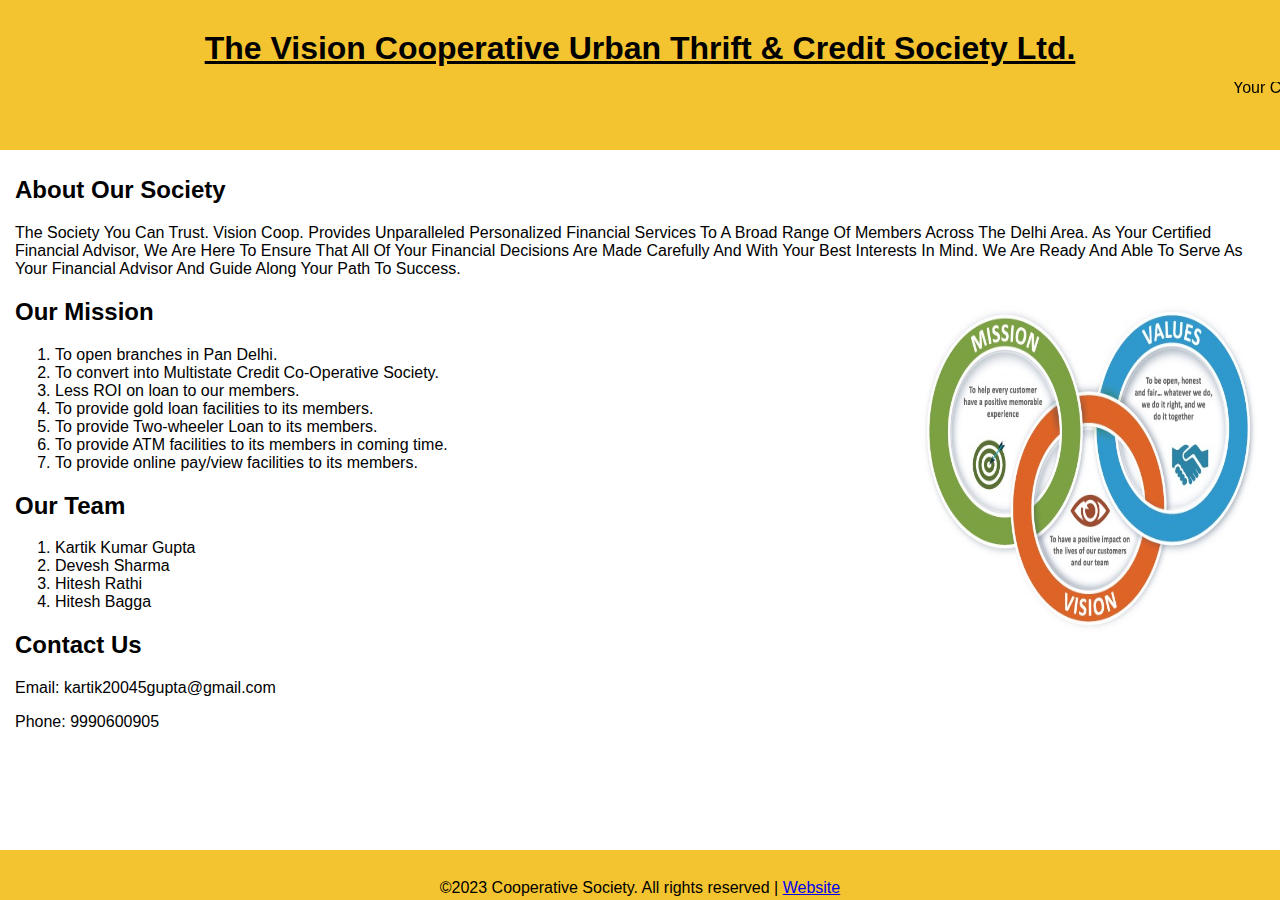
<file: About.html>
<!DOCTYPE html>
<html lang="en">
<head>
     <meta charset="UTF-8">
    <meta name="viewport" content="width=device-width, initial-scale=1.0">
    <title>About us</title>
    <link rel="stylesheet" href="About.css">
  </head>
       
</head>
<body>
    <header>
        <h1><u>The Vision Cooperative Urban Thrift & Credit Society Ltd.</u></h1>
        <marquee>Your Cooperative Society For A Better Future</marquee>
    </header><br></br>
 <section>
        <h2>About Our Society</h2>
        <p>The Society You Can Trust. Vision Coop. Provides Unparalleled Personalized Financial Services To A Broad Range Of Members Across The Delhi Area. 
        As Your Certified Financial Advisor, We Are Here To Ensure That All Of Your Financial Decisions Are Made Carefully And With Your Best Interests In Mind. 
        We Are Ready And Able To Serve As Your Financial Advisor And Guide Along Your Path To Success.</p>
        <img src="logo.jpg" alt="Society Logo">
    </section>

    <section>
        <h2>Our Mission</h2>
        <ol>
            <li>To open branches in Pan Delhi.</li>
            <li>To convert into Multistate Credit Co-Operative Society.</li>
            <li>Less ROI on loan to our members.</li>
            <li>To provide gold loan facilities to its members.</li>
            <li>To provide Two-wheeler Loan to its members.</li>
            <li>To provide ATM facilities to its members in coming time.</li>
            <li>To provide online pay/view facilities to its members.</li>
        </ol>
    </section>

    <section>
        <h2>Our Team</h2>
        <ol>
            <li>Kartik Kumar Gupta</li>
            <li>Devesh Sharma</li>
            <li>Hitesh Rathi</li>
            <li>Hitesh Bagga</li>
        </ol>
    </section>

    <section>
        <h2>Contact Us</h2>
        <p>Email: kartik20045gupta@gmail.com</p>
        <p>Phone: 9990600905</p>
    </section>

    <footer>
        <p>&copy;2023 Cooperative Society. All rights reserved | <a href="http://Aryavrat.tcsociety.in">Website</a></p>
    </footer>
</body>
</html>
</file>
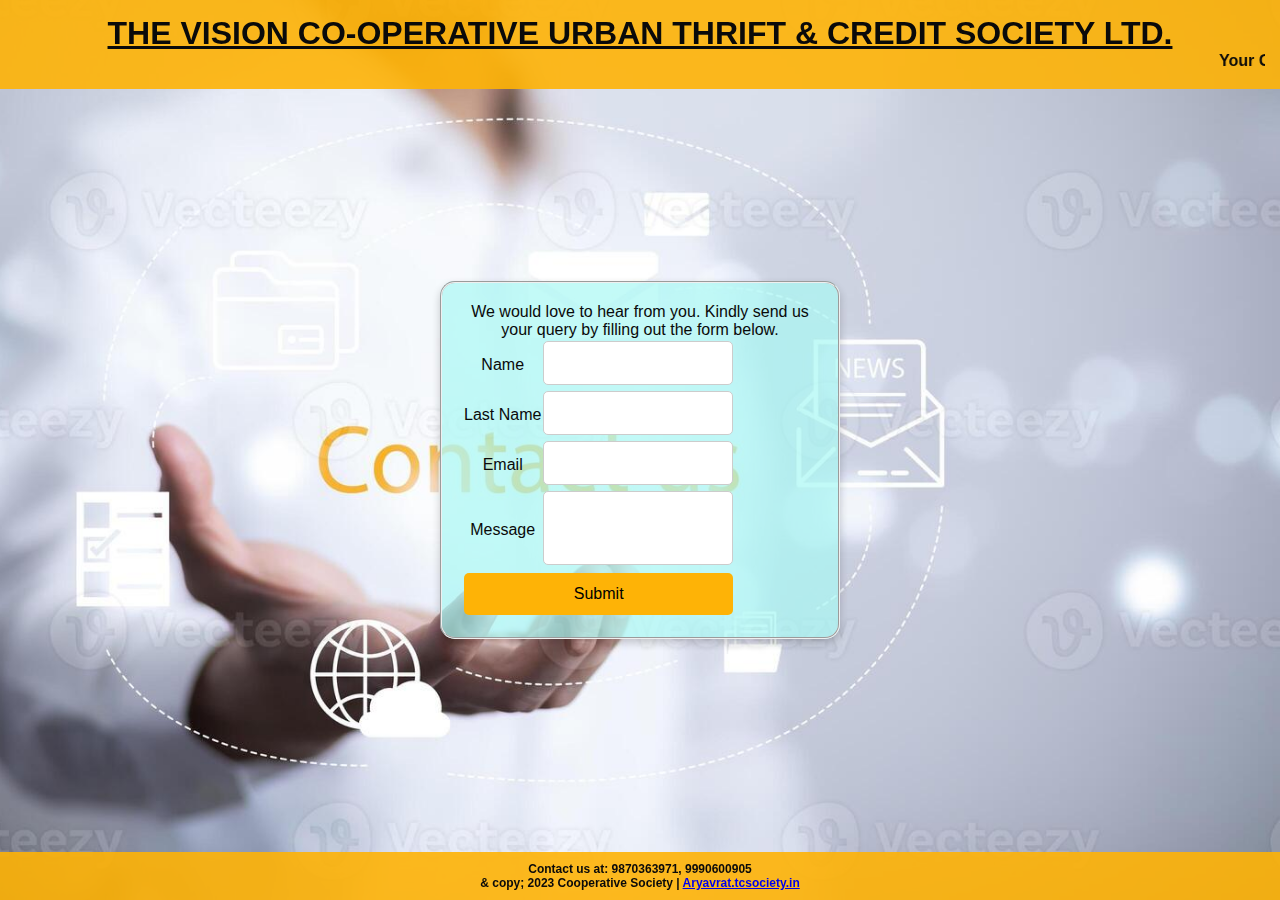
<file: contact.html>
<!DOCTYPE html>
<html lang="en">
<head>
  <meta charset="UTF-8">
  <meta name="viewport" content="width=device-width, initial-scale=1.0">
  <title>contact.css</title>
  <link rel="stylesheet" href="contact.css">
</head>
<body>
  <header>
    <h1><strong><u>THE VISION CO-OPERATIVE URBAN THRIFT & CREDIT SOCIETY LTD.</u></strong></h1>
    <p><marquee>Your Cooperative Society For A Better Future</marquee></p>
  </header>

  <div class="form-container">
    <fieldset>
      <p>We would love to hear from you. Kindly send us your query by filling out the form below.</p>
      <form id="contactForm" onsubmit="return validateForm()">
        <table>
          <tr>
            <td><label for="firstName">Name</label></td>
            <td><textarea id="firstName" name="Name" rows="2" required></textarea></td>
          </tr>
          <tr>
            <td><label for="lastName">Last Name</label></td>
            <td><textarea id="lastName" name="LastName" rows="2" required></textarea></td>
          </tr>
          <tr>
            <td><label for="email">Email</label></td>
            <td><textarea id="email" name="Email" rows="2" required></textarea></td>
          </tr>
          <tr>
            <td><label for="message">Message</label></td>
            <td><textarea id="message" name="message" rows="4" required></textarea></td>
          </tr>
          <tr>
            <tr>
              <td colspan="2" style="text-align: center;">
              <center><button type="submit">Submit</button></center>
              </td>
            </tr>
            
          </tr>
        </table>
      </form>
    </fieldset>
  </div>
 <footer>
    <p>Contact us at: 9870363971, 9990600905</p>
    <p>& copy; 2023 Cooperative Society | <a href="http://Aryavrat.tcsociety.in">Aryavrat.tcsociety.in</a></p>
  </footer>
</body>
</html>
</file>
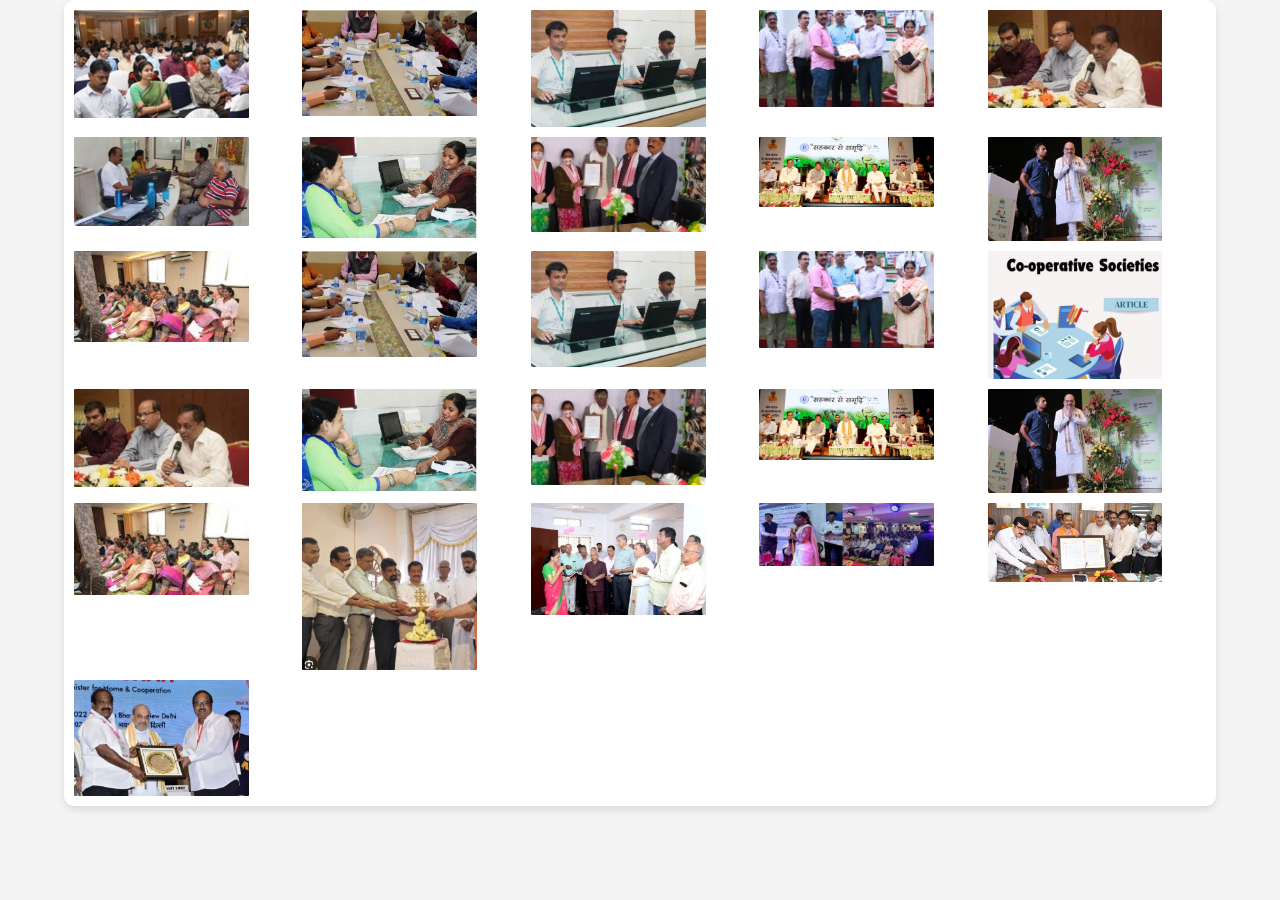
<file: Gallery.html>
<!DOCTYPE html>
<html lang="en">
<head>
    <meta charset="UTF-8">
    <meta name="viewport" content="width=device-width, initial-scale=1.0">
    <title>Image Container</title>
    <link rel="stylesheet" href="Gallery.css">
</head>
<body>

<div class="image-container">
    <img src="image1.jpg" alt="Image 1">
    <img src="image2.jpg" alt="Image 2">
    <img src="image3.jpg" alt="Image 3">
    <img src="image4.jpg" alt="Image 4">
    <img src="image5.jpg" alt="Image 5">
    <img src="image6.jpg" alt="Image 6">
    <img src="image7.jpg" alt="Image 7">
    <img src="image8.jpg" alt="Image 8">
    <img src="image9.jpg" alt="Image 9">
    <img src="image10.jpg" alt="Image 10">
    <img src="image11.jpg" alt="Image 11">
    <img src="image12.jpg" alt="Image 12">
    <img src="image13.jpg" alt="Image 13">
    <img src="image14.jpg" alt="Image 14">
    <img src="image15.jpg" alt="Image 15">
    <img src="image16.jpg" alt="Image 16">
    <img src="image17.jpg" alt="Image 17">
    <img src="image18.jpg" alt="Image 18">
    <img src="image19.jpg" alt="Image 19">
    <img src="image20.jpg" alt="Image 20">
    <img src="image21.jpg" alt="Image 21">
    <img src="image22.jpg" alt="Image 22">
    <img src="image23.jpg" alt="Image 23">
    <img src="image24.jpg" alt="Image 24">
    <img src="image25.jpg" alt="Image 25">
    <img src="image26.jpg" alt="Image 26">

</div>

</body>
</html>
</file>
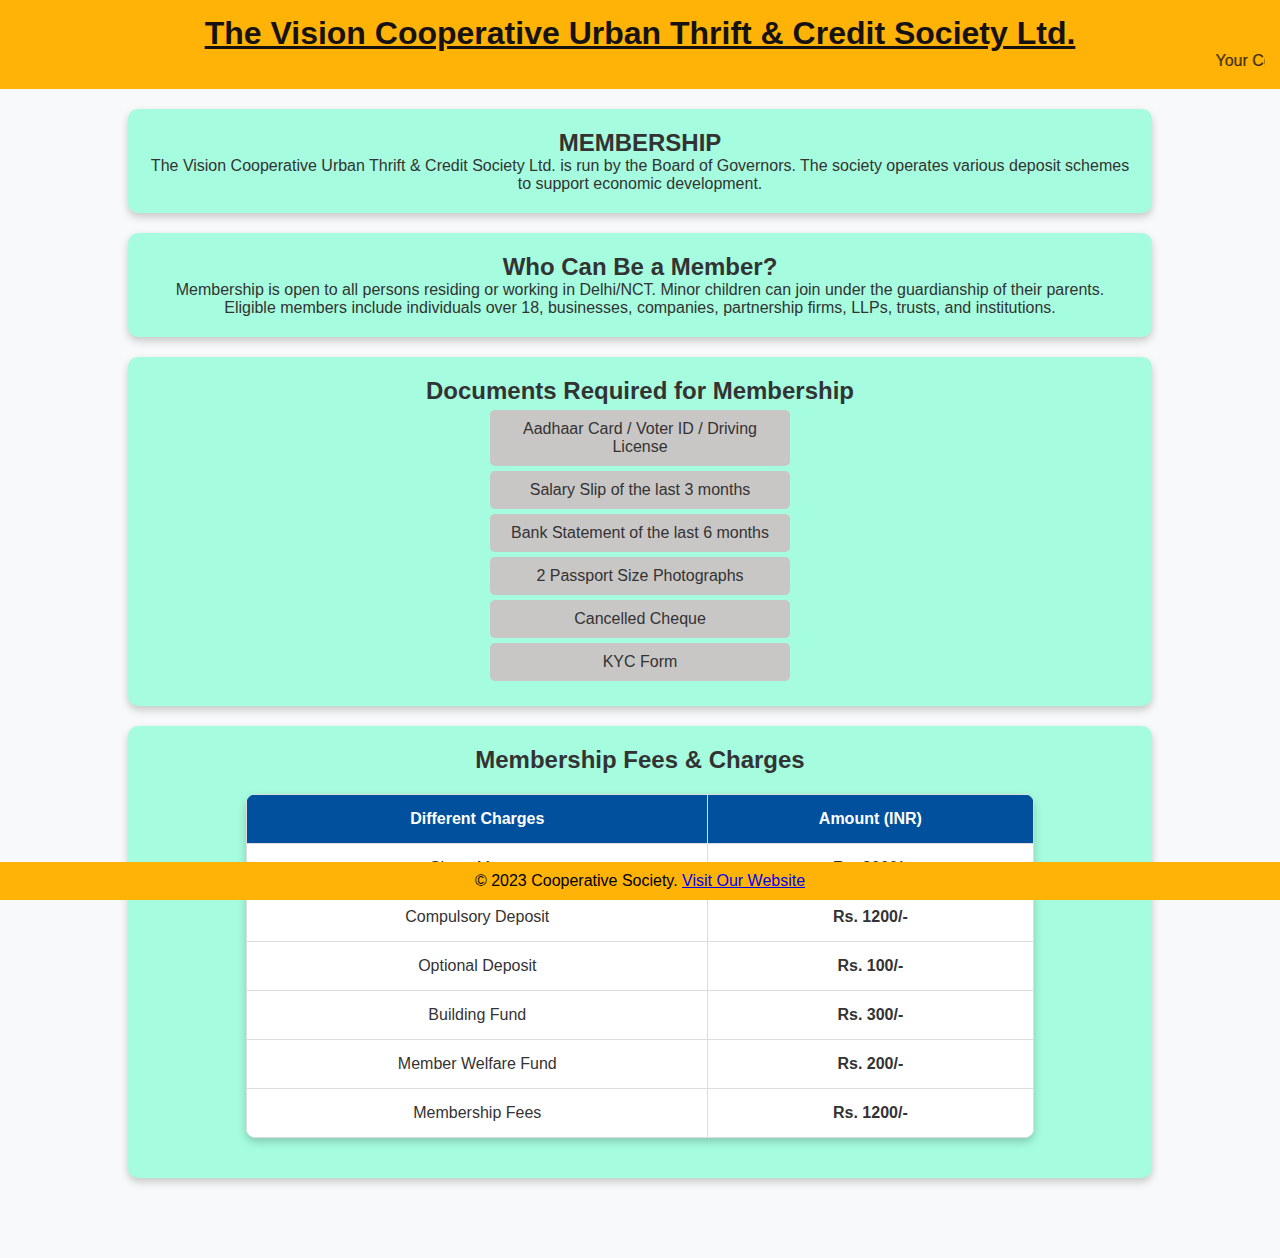
<file: member.html>
<!DOCTYPE html>
<html lang="en">
<head>
    <meta charset="UTF-8">
    <meta name="viewport" content="width=device-width, initial-scale=1.0">
    <title>Membership </title>
    <link rel="stylesheet" href="membership.css">
</head>
<body>
 <!-- Header -->
 <header>
      <h1><u>The Vision Cooperative Urban Thrift & Credit Society Ltd.</u></h1>
      <p><marquee>Your Cooperative Society For A Better Future</marquee></p>
  </header>
    <!-- Membership Section -->
    <section class="content">
        <h2>MEMBERSHIP</h2>
        <p>The Vision Cooperative Urban Thrift & Credit Society Ltd. is run by the Board of Governors. The society operates various deposit schemes to support economic development.</p>
    </section>

    <section class="content">
        <h2>Who Can Be a Member?</h2>
        <p>Membership is open to all persons residing or working in Delhi/NCT. Minor children can join under the guardianship of their parents. Eligible members include individuals over 18, businesses, companies, partnership firms, LLPs, trusts, and institutions.</p>
    </section>

    <section class="content">
        <h2>Documents Required for Membership</h2>
        <div class="center-list">
            <ul>
                <li>Aadhaar Card / Voter ID / Driving License</li>
                <li>Salary Slip of the last 3 months</li>
                <li>Bank Statement of the last 6 months</li>
                <li>2 Passport Size Photographs</li>
                <li>Cancelled Cheque</li>
                <li>KYC Form</li>
            </ul>
        </div>
    </section>

    <!-- Membership Charges Table -->
    <section class="content">
        <h2>Membership Fees & Charges</h2>
        <table>
            <tr>
                <th>Different Charges</th>
                <th>Amount (INR)</th>
            </tr>
            <tr>
                <td>Share Money</td>
                <td><b>Rs. 3000/-</b></td>
            </tr>
            <tr>
                <td>Compulsory Deposit</td>
                <td><b>Rs. 1200/-</b></td>
            </tr>
            <tr>
                <td>Optional Deposit</td>
                <td><b>Rs. 100/-</b></td>
            </tr>
            <tr>
                <td>Building Fund</td>
                <td><b>Rs. 300/-</b></td>
            </tr>
            <tr>
                <td>Member Welfare Fund</td>
                <td><b>Rs. 200/-</b></td>
            </tr>
            <tr>
                <td>Membership Fees</td>
                <td><b>Rs. 1200/-</b></td>
            </tr>
        </table>
    </section>

    <!-- Footer Section -->
    <footer>
        <p>&copy; 2023 Cooperative Society. <a href="http://Aryavrat.tcsociety.in">Visit Our Website</a></p>
    </footer>

</body>
</html>
</file>
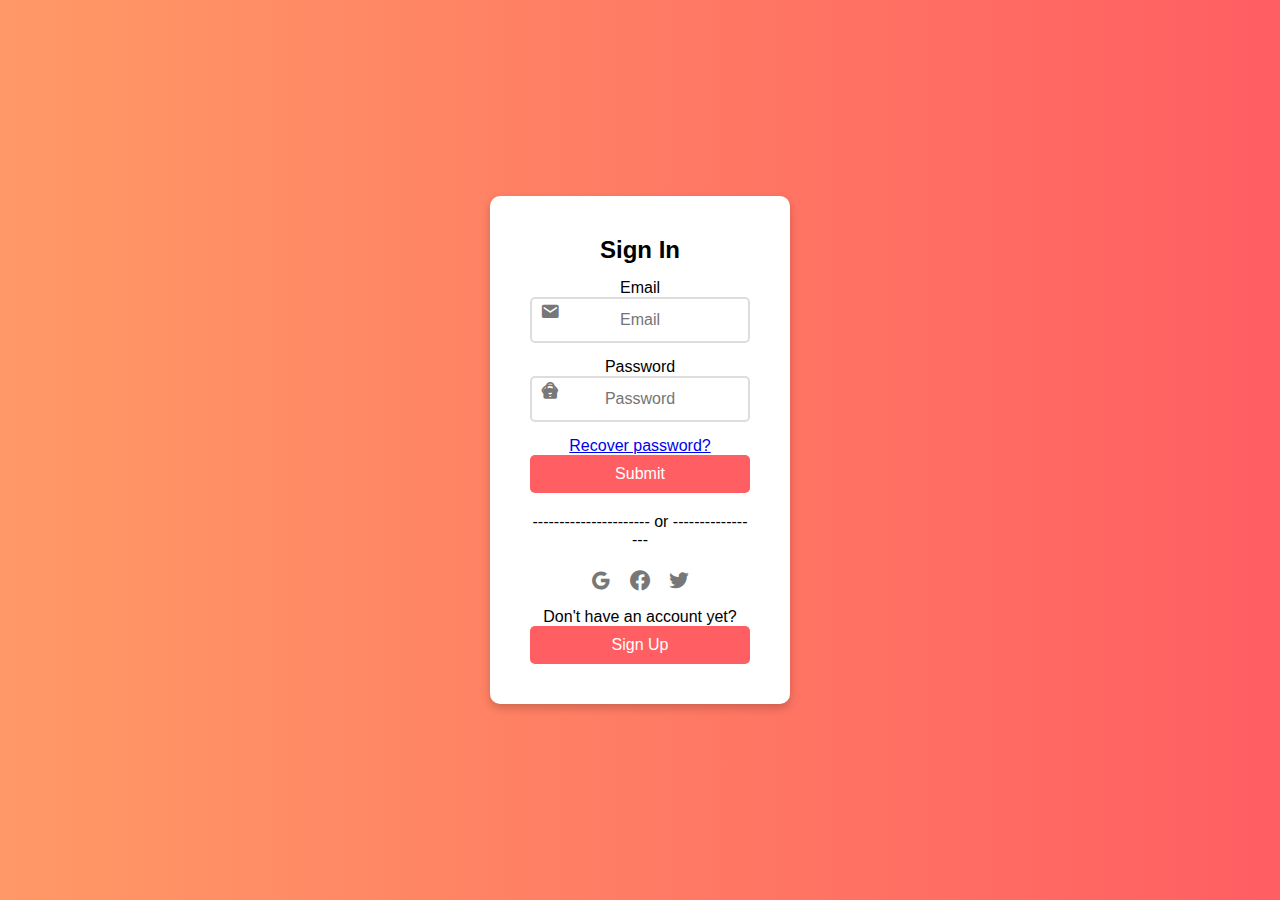
<file: reg.html>
<!DOCTYPE html>
<html lang="en">
<head>
    <meta charset="UTF-8">
    <meta name="viewport" content="width=device-width, initial-scale=1.0">
    <link href="https://unpkg.com/boxicons@2.1.4/css/boxicons.min.css" rel="stylesheet">
    <link rel="stylesheet" href="https://cdnjs.cloudflare.com/ajax/libs/font-awesome/6.6.0/css/all.min.css">
    <title>Sign In</title>
    <link rel="stylesheet" href="index.css">
</head>
<body>
    <div class="container">
        <div id="signIn">
            <h1 class="form-title">Sign In</h1> 
            <form id="signInForm">
                <div class="input-group">
                    <i class="bx bxs-envelope"></i>
                    <label for="Email">Email</label>
                    <input type="email" name="Email" id="Email" placeholder="Email" required>
                </div>

                <div class="input-group">
                    <i class="bx bxs-lock"></i>
                    <label for="Password">Password</label>
                    <input type="password" name="Password" id="Password" placeholder="Password" required>
                    <i class="bx bx-show password-toggle" id="togglePassword"></i>
                </div>

                <p class="recover">
                    <a href="#" id="recoverPassword">Recover password?</a>
                </p>

                <button type="submit">Submit</button>
            </form>

            <p class="or">---------------------- or -----------------</p>

            <div class="icon">
                <i class="bx bxl-google"></i>
                <i class="bx bxl-facebook-circle"></i>
                <i class="bx bxl-twitter"></i>
            </div>

            <div class="link">
                <p>Don't have an account yet?</p>
                <form method="GET" action="registration.html">
                    <button type="submit">Sign Up</button>
                </form>
            </div>
        </div>
    </div>

    <script>
        document.getElementById('signInForm').addEventListener('submit', function(event) {
            event.preventDefault();

            const email = document.getElementById('Email').value.trim();
            const password = document.getElementById('Password').value.trim();

            if (email === "" || password === "") {
                alert("Please fill in all fields.");
                return;
            }

            // Dummy authentication (replace with backend validation)
            if (email === "test@example.com" && password === "password123") {
                alert("Login successful!");
                window.location.href = "home.html";
            } else {
                alert("Incorrect email or password. Try again.");
            }
        });

        // Password toggle
        document.getElementById('togglePassword').addEventListener('click', function() {
            const passwordField = document.getElementById('Password');
            if (passwordField.type === "password") {
                passwordField.type = "text";
                this.classList.replace("bx-show", "bx-hide");
            } else {
                passwordField.type = "password";
                this.classList.replace("bx-hide", "bx-show");
            }
        });

        // Recover password feature (Auto-fills new password)
        document.getElementById('recoverPassword').addEventListener('click', function() {
            function generatePassword() {
                const characters = "ABCDEFGHIJKLMNOPQRSTUVWXYZabcdefghijklmnopqrstuvwxyz0123456789!@#$%^&*";
                let newPassword = "";
                for (let i = 0; i < 12; i++) {
                    newPassword += characters.charAt(Math.floor(Math.random() * characters.length));
                }
                return newPassword;
            }
            
            const newPassword = generatePassword();
            alert("Your new password: " + newPassword + "\nPlease update it after logging in.");

            // Auto-fill new password in the input field
            document.getElementById('Password').value = newPassword;
                        // Redirect to home page
                        window.location.href = "index.html";
        });
    </script>
</body>
</html>
</file>
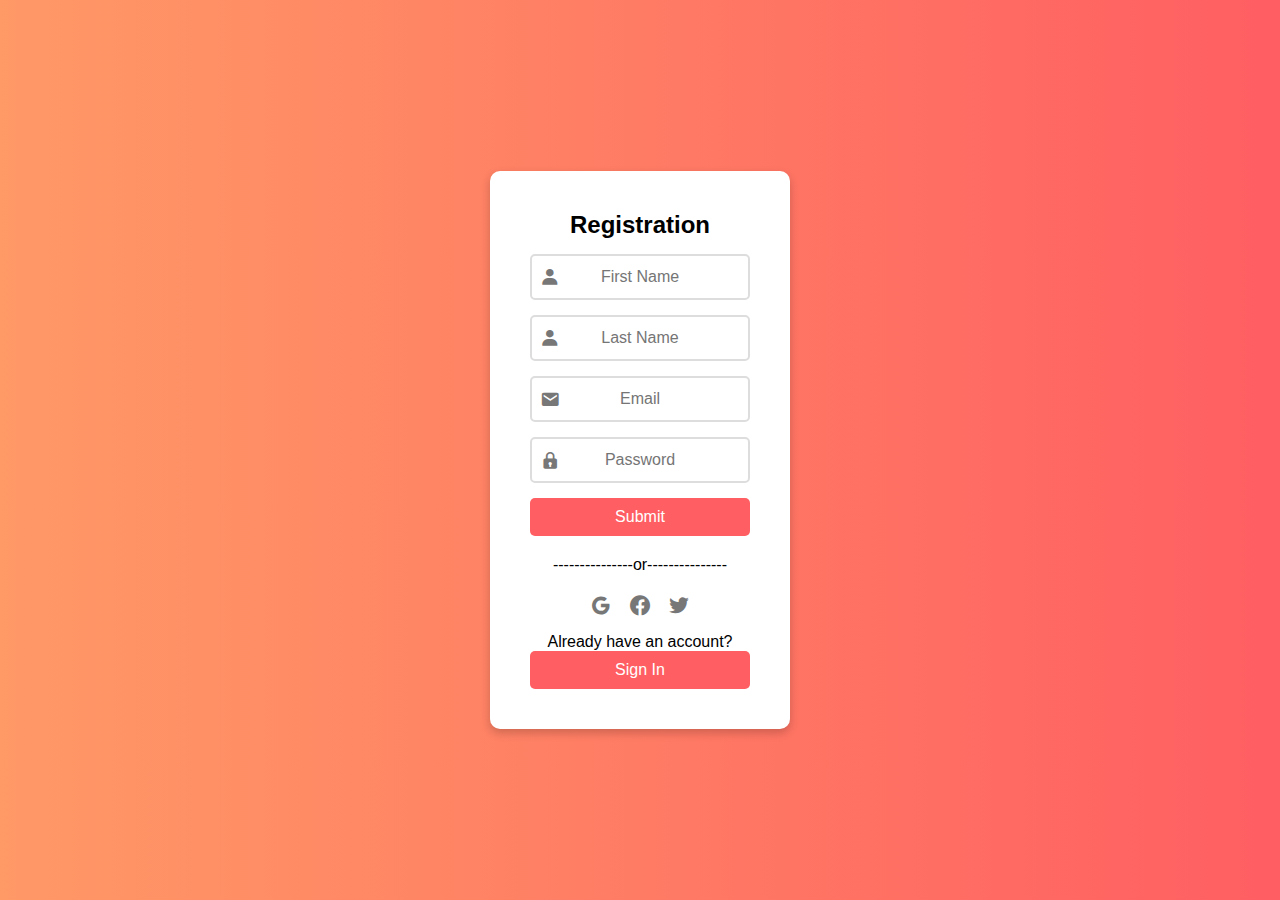
<file: registration.html>
<!DOCTYPE html>
<html lang="en">
<head>
  <meta charset="UTF-8">
  <meta name="viewport" content="width=device-width, initial-scale=1.0">
  <link href='https://unpkg.com/boxicons@2.1.4/css/boxicons.min.css' rel='stylesheet'>
  <link rel="stylesheet" href="https://cdnjs.cloudflare.com/ajax/libs/font-awesome/6.6.0/css/all.min.css">
  <link rel="stylesheet" href="index.css">
  <title>Registration & Login</title>
</head>

<body>
  <div class="container" id="signup">
    <h1 class="form-title">Registration</h1>
    <form id="registrationForm" action="reg.html" method="post">
      <div class="input-group">
        <i class="bx bxs-user"></i>
        <input type="text" name="fName" id="fName" placeholder="First Name" required>
      </div>
      <div class="input-group">
        <i class="bx bxs-user"></i>
        <input type="text" name="lName" id="lName" placeholder="Last Name" required>
      </div>
      <div class="input-group">
        <i class="bx bxs-envelope"></i>
        <input type="email" name="Email" id="Email" placeholder="Email" required>
      </div>
      <div class="input-group">
        <i class="bx bxs-lock"></i>
        <input type="password" name="Password" id="Password" placeholder="Password" required>
      </div>
      <button type="submit">Submit</button>
    </form>
    
    <p class="or">
      ---------------or---------------
    </p>
    
    <div class="icon">
      <i class='bx bxl-google'></i>
      <i class='bx bxl-facebook-circle'></i>
      <i class='bx bxl-twitter'></i>
    </div>
    
    <div class="link">
      <p>Already have an account?</p>
      <form method="GET" action="reg.html">
        <button type="submit">Sign In</button>
      </form>
    </div>
  </div>

  <script>
    document.getElementById('registrationForm').addEventListener('submit', function(event) {
      event.preventDefault(); // Prevent default form submission

      const firstName = document.getElementById('fName').value.trim();
      const lastName = document.getElementById('lName').value.trim();
      const email = document.getElementById('Email').value.trim();
      const password = document.getElementById('Password').value.trim();

      if (!firstName || !lastName || !email || !password) {
        alert("Please fill in all fields.");
        return;
      }

      // Show alert for password save
      alert("Password saved successfully.");

      // Redirect to homepage after alert is closed
      window.location.href = "index.html";
    });
  </script>
</body>
</html>
</file>
<file: About.css>
body {
    font-family: Arial, sans-serif;
    margin: 0;
    padding-top: 120px;
    padding-bottom: 50px;
}

header,
footer {
    text-align: center;
    background-color: #F4C430;
    width: 100%;
    position: fixed;
    left: 50%;
    transform: translateX(-50%);
}

header {
    top: 0;
    padding: 15px;
    height: 120px;
    line-height: 0.75;
}

footer {
    bottom: 0;
    padding: 10px;
    height: 30px;
    line-height: 1.5;
}

section {
    margin: 15px;
}

img {
    float: right;
    width: 350px;
    height: 350px;
    margin-left: 30px;
    border-radius: 10px;
</file>
<file: contact.css>
* {
    margin: 0;
    padding: 0;
    box-sizing: border-box;
}

body {
    font-family: Arial, sans-serif;
    background: url(hr.jpg) no-repeat center center fixed;
    background-size: cover;
    color: #0A0A0A;
    display: flex;
    flex-direction: column;
    min-height: 100vh;
}

header {
    background-color: rgba(254, 179, 6, 0.9);
    color: #0A0A0A;
    text-align: center;
    font-size: 16px;
    font-weight: bold;
    padding: 15px;
    height: auto;
    position: fixed;
    top: 0;
    width: 100%;
    z-index: 1000;
}

.form-container {
    flex: 1;
    padding: 120px 20px 100px;
    display: flex;
    justify-content: center;
    align-items: center;
    min-height: calc(90vh - 100px);
}

footer {
    background-color: rgba(254, 179, 6, 0.9);
    font-size: 12px;
    font-weight: bold;
    color: #0A0A0A;
    text-align: center;
    padding: 10px;
    height: auto;
    position: fixed;
    bottom: 0;
    width: 100%;
}

fieldset {
    width: 90%;
    max-width: 400px;
    background-color: rgba(169, 248, 243, 0.7);
    border-radius: 15px;
    padding: 20px;
    box-shadow: 0 4px 8px rgba(0, 0, 0, 0.2);
    animation: fadeIn 2s ease-in-out;
    text-align: center;
}

textarea {
    width: 100%;
    padding: 6px;
    border-radius: 5px;
    border: 1px solid #ccc;
    box-sizing: border-box;
    resize: none;
}

button {
    background-color: #feb306;
    color: black;
    padding: 12px;
    border: none;
    border-radius: 5px;
    cursor: pointer;
    width: 100%;
    font-size: 16px;
    text-align: center;
    transition: background-color 0.3s;
}

button:hover {
    background-color: #ffcf40;
}

@keyframes fadeIn {
    from {
        opacity: 0;
    }

    to {
        opacity: 1;
    }
}

/* Responsive adjustments for mobile */
@media screen and (max-width: 480px) {
    header {
        font-size: 14px;
        padding: 10px;
    }

    footer {
        font-size: 10px;
        padding: 8px;
    }

    fieldset {
        width: 95%;
        padding: 15px;
    }
}
</file>
<file: Gallery.css>
* {
    margin: 0;
    padding: 0;
    box-sizing: border-box;
}

body {
    font-family: Arial, sans-serif;
    background-color: #f4f4f4;
    display: flex;
    justify-content: center;
    align-items: center;
    height: 90;
}

.image-container {
    display: grid;
    grid-template-columns: repeat(5, 1fr);
    /* 5 columns for the images */
    gap: 10px;
    /* Space between images */
    max-width: 90vw;
    padding: 10px;
    background-color: #fff;
    border-radius: 10px;
    box-shadow: 0 4px 8px rgba(0, 0, 0, 0.1);
}

.image-container img {
    width: 80%;
    height: auto;
    border-radius: 1px;
}
</file>
<file: membership.css>
/* General Styles */
* {
    margin: 0;
    padding: 0;
    box-sizing: border-box;
    font-family: Arial, sans-serif;
}

body {
    background-color: #f8f9fa;
    color: #333;
    text-align: center;
    padding-bottom: 60px;
    /* Prevent footer overlap */
}

/* Header */
header {
    background-color: #feb306;
    color: rgb(23, 18, 18);
    padding: 15px;
    text-align: center;
}

.logo {
    height: 80px;
    width: auto;
    display: block;
    margin: 0 auto;
}

nav {
    margin-top: 10px;
}

nav a {
    color: white;
    text-decoration: none;
    margin: 0 15px;
    font-size: 16px;
    padding: 8px 12px;
}

nav a:hover {
    background-color: #feb306;
    border-radius: 5px;
    transition: 0.3s;
}

.btn {
    background-color: #feb306;
    padding: 8px 12px;
    border-radius: 5px;
}

/* Content Section */
.content {
    background-color: #a6fcde;
    margin: 20px auto;
    padding: 20px;
    width: 80%;
    border-radius: 10px;
    box-shadow: 0px 4px 8px rgba(0, 0, 0, 0.2);
    animation: fadeIn 1s ease-in-out;
}

/* Center the list */
.center-list {
    display: flex;
    justify-content: center;
    text-align: center;
}

.center-list ul {
    list-style-type: none;
    /* Removes bullet points */
    padding: 0;
}

.center-list li {
    background: #c9c6c6;
    padding: 10px;
    margin: 5px;
    border-radius: 5px;
    width: 300px;
    /* Set a fixed width */
}


/* Table Styling */
table {
    width: 80%;
    margin: 20px auto;
    border-collapse: collapse;
    background-color: white;
    border-radius: 10px;
    overflow: hidden;
    box-shadow: 0px 4px 8px rgba(0, 0, 0, 0.2);
}

th,
td {
    padding: 15px;
    border: 1px solid #ddd;
}

th {
    background-color: #00509e;
    color: white;
}

tr:hover {
    background-color: #f1f1f1;
    transition: 0.3s;
}

/* Footer */
footer {
    background-color: #feb306;
    color: black;
    text-align: center;
    padding: 10px;
    position: fixed;
    bottom: 0;
    width: 100%;
}

/* Animations */
@keyframes fadeIn {
    from {
        opacity: 0;
    }

    to {
        opacity: 1;
    }
}
</file>
<file: index.css>
* {
  margin: 0;
  padding: 0;
  box-sizing: border-box;
  font-family: 'Arial', sans-serif;
}

body {
  display: flex;
  justify-content: center;
  align-items: center;
  height: 100vh;
  background: linear-gradient(to right, #ff9966, #ff5e62);
}

.container {
  background: white;
  padding: 40px;
  border-radius: 10px;
  box-shadow: 0 4px 10px rgba(0, 0, 0, 0.2);
  text-align: center;
  animation: fadeIn 1s ease-in-out;
  width: 300px;
}

.form-title {
  margin-bottom: 15px;
  font-size: 24px;
}

/* Input Group Styling */
.input-group {
  position: relative;
  margin: 15px 0;
}

.input-group i {
  position: absolute;
  left: 10px;
  top: 50%;
  transform: translateY(-50%);
  color: #777;
  font-size: 20px;
}

/* Centering the Icon Inside Input */
.input-group input {
  width: 100%;
  padding: 12px 40px;
  border: 2px solid #ddd;
  border-radius: 5px;
  font-size: 16px;
  text-align: center;
  /* Centers placeholder text */
}

.input-group input:focus {
  border-color: #ff5e62;
  outline: none;
}

/* Button Styling */
button {
  width: 100%;
  padding: 10px;
  border: none;
  border-radius: 5px;
  background: #ff5e62;
  color: white;
  font-size: 16px;
  cursor: pointer;
  transition: 0.3s ease-in-out;
}

button:hover {
  background: #ff9966;
}

/* Or Line */
.or {
  margin: 20px 0;
  font-size: 16px;
}

/* Social Media Icons */
.icon {
  display: flex;
  justify-content: center;
  gap: 15px;
  margin-top: 10px;
}

.icon i {
  font-size: 24px;
  color: #777;
  cursor: pointer;
  transition: 0.3s;
}

.icon i:hover {
  color: #ff5e62;
}

.link {
  margin-top: 15px;
}

/* Sequential Form Animation */
@keyframes fadeIn {
  from {
    opacity: 0;
    transform: translateY(-10px);
  }

  to {
    opacity: 1;
    transform: translateY(0);
  }
}
</file>
